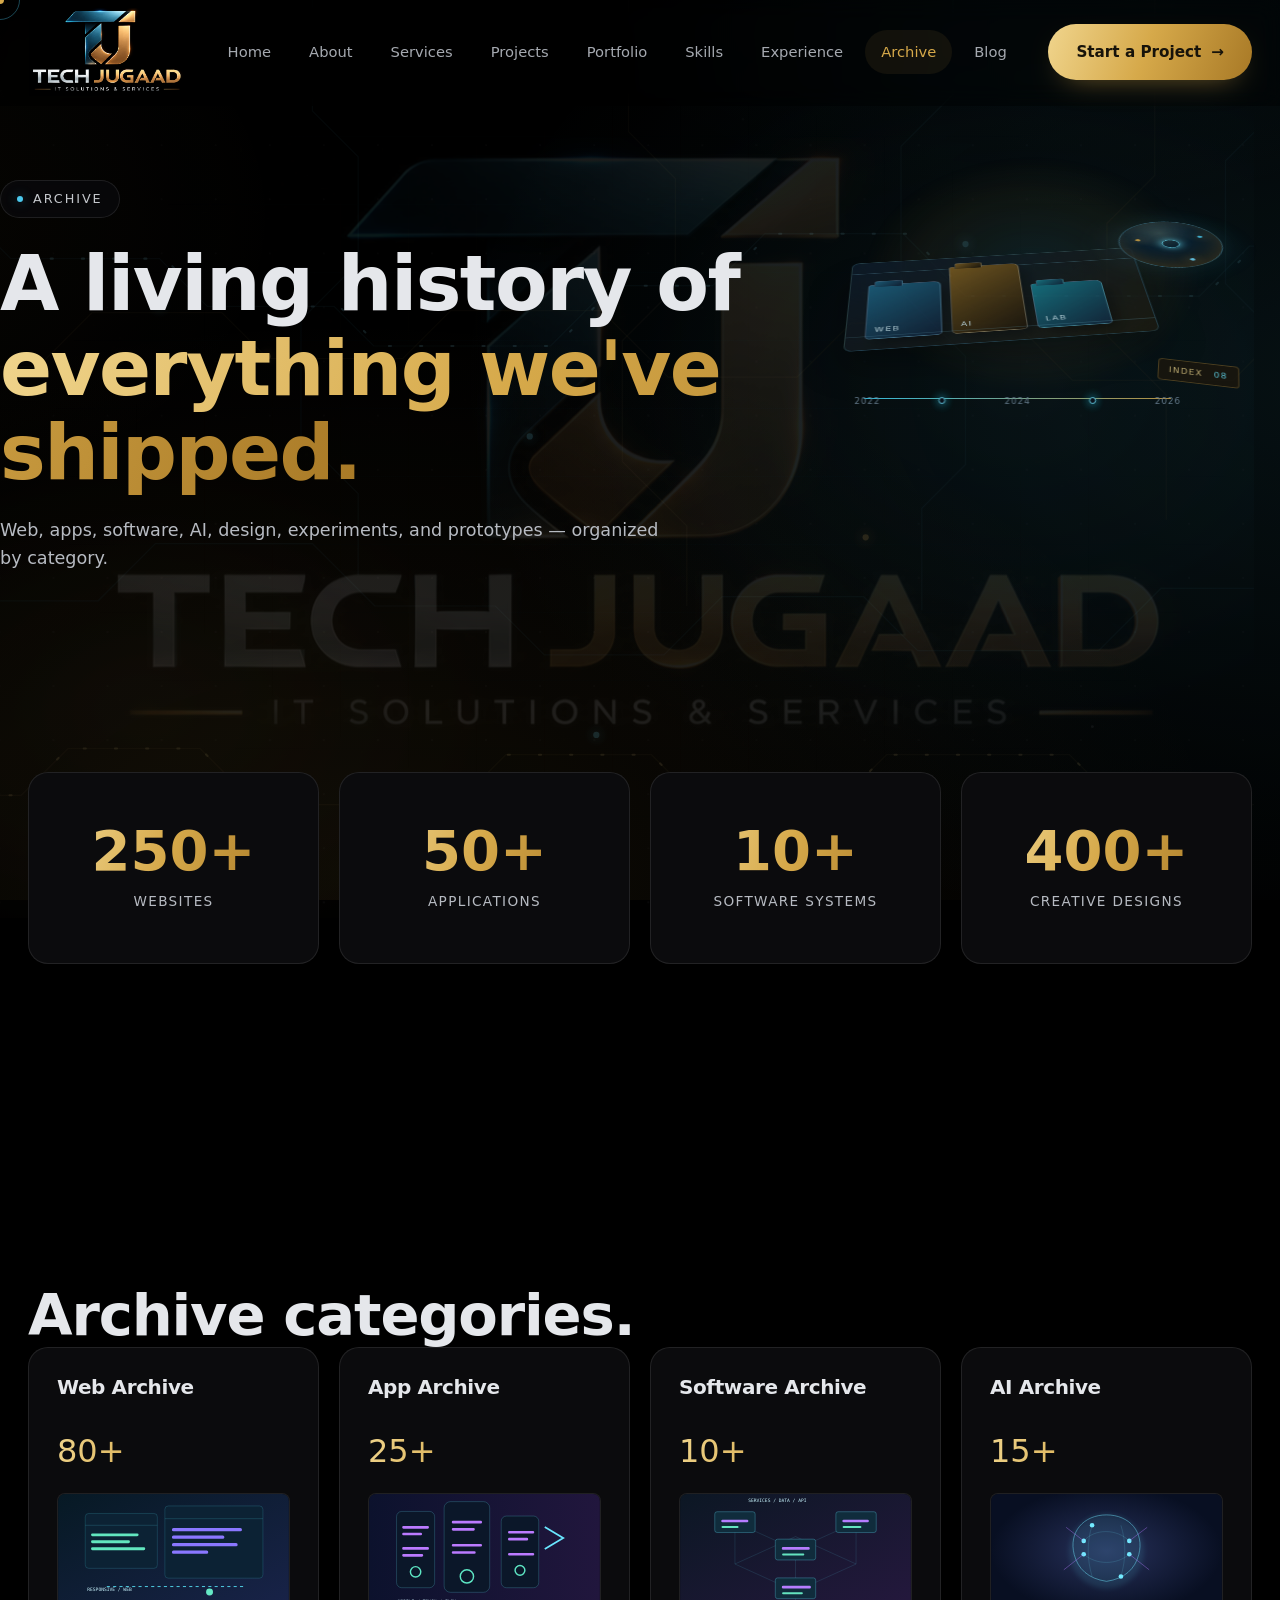
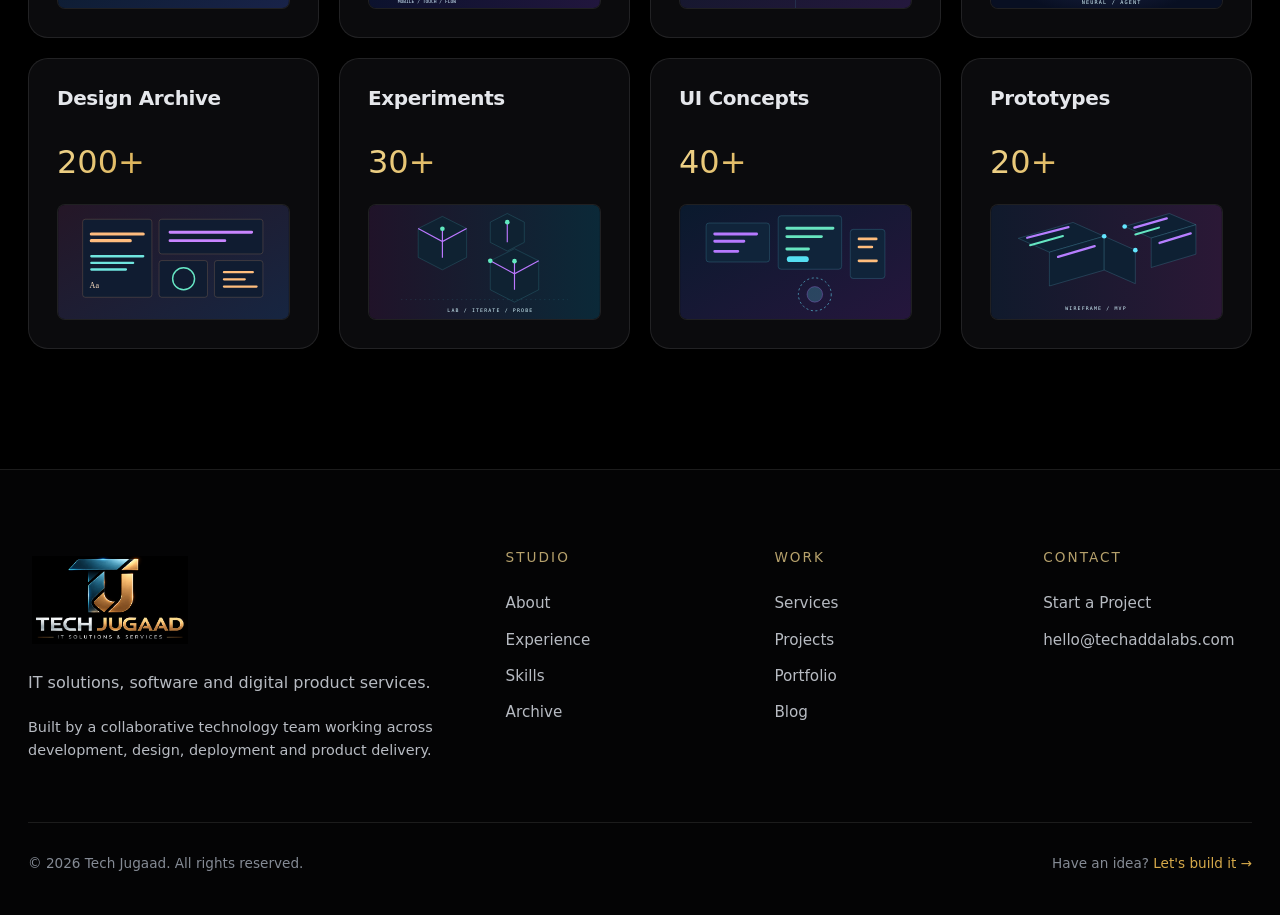
<file: archive/archive.html>
<!DOCTYPE html>
<html lang="en">
<head>
<meta charset="UTF-8"><meta name="viewport" content="width=device-width,initial-scale=1">
<title>Archive — Tech Jugaad</title>
<meta name="description" content="A digital history of work across web, apps, software, AI, and design.">
<link rel="stylesheet" href="../css/global.css"><link rel="stylesheet" href="archive.css">
</head>
<body>
<div class="loader" aria-hidden="true"><img src="../assets/brand/tech-jugaad-mark.png" alt="" class="loader-mark"></div>
<div class="cursor"></div><div class="cursor-ring"></div>

<nav class="nav scrolled"><div class="container nav-inner">
  <a href="../home/home.html" class="logo" aria-label="Tech Jugaad home"><img src="../assets/brand/tech-jugaad-logo.png" alt="Tech Jugaad — IT Solutions &amp; Services" class="logo-mark"></a>
  <div class="nav-links"><a href="../home/home.html">Home</a><a href="../about/about.html">About</a><a href="../services/services.html">Services</a><a href="../projects/projects.html">Projects</a><a href="../portfolio/portfolio.html">Portfolio</a><a href="../skills/skills.html">Skills</a><a href="../experience/experience.html">Experience</a><a href="archive.html" class="active">Archive</a><a href="../blog/blog.html">Blog</a></div>
  <div class="nav-cta"><a href="../contact/contact.html" class="btn btn-primary">Start a Project <span class="arrow">→</span></a><button class="menu-toggle" aria-label="Menu"><span></span></button></div>
</div></nav>
<div class="mobile-menu"><a href="../home/home.html">Home</a><a href="../about/about.html">About</a><a href="../services/services.html">Services</a><a href="../projects/projects.html">Projects</a><a href="../portfolio/portfolio.html">Portfolio</a><a href="../skills/skills.html">Skills</a><a href="../experience/experience.html">Experience</a><a href="archive.html">Archive</a><a href="../blog/blog.html">Blog</a><a href="../contact/contact.html">Contact</a></div>

<header class="page-hero container">
  <div class="eyebrow reveal"><span class="dot"></span>Archive</div>
  <h1 class="reveal">A living history of <span class="gradient-text">everything we've shipped.</span></h1>
  <p class="reveal">Web, apps, software, AI, design, experiments, and prototypes — organized by category.</p>
  <div class="archive-visual" aria-hidden="true">
    <div class="archive-halo"></div>
    <div class="archive-shelf"><div class="archive-folder folder-blue"><span>WEB</span></div><div class="archive-folder folder-gold"><span>AI</span></div><div class="archive-folder folder-cyan"><span>LAB</span></div></div>
    <div class="archive-disk"><div class="disk-core"></div><i></i><i></i><i></i></div>
    <div class="archive-timeline"><span>2022</span><i></i><span>2024</span><i></i><span>2026</span></div>
    <div class="archive-tag">INDEX <b>08</b></div>
  </div>
</header>

<section>
  <div class="container">
    <div class="archive-stats reveal-stagger">
      <div class="a-stat"><div class="a-num" data-count="250" data-suffix="+">0</div><div class="a-label">Websites</div></div>
      <div class="a-stat"><div class="a-num" data-count="50" data-suffix="+">0</div><div class="a-label">Applications</div></div>
      <div class="a-stat"><div class="a-num" data-count="10" data-suffix="+">0</div><div class="a-label">Software Systems</div></div>
      <div class="a-stat"><div class="a-num" data-count="400" data-suffix="+">0</div><div class="a-label">Creative Designs</div></div>
    </div>
  </div>
</section>

<section>
  <div class="container">
    <div class="section-head reveal"><h2>Archive categories.</h2></div>
    <div class="archive-grid reveal-stagger" id="archive-grid"></div>
  </div>
</section>

<footer>
  <div class="container">
    <div class="footer-grid">
      <div class="footer-col"><a href="../home/home.html" class="logo" style="margin-bottom:20px" aria-label="Tech Jugaad home"><img src="../assets/brand/tech-jugaad-logo.png" alt="Tech Jugaad — IT Solutions &amp; Services" class="logo-mark"></a><p>IT solutions, software and digital product services.</p><p style="margin-top:20px;font-size:.9rem;color:var(--text-dim)">Built by a collaborative technology team working across development, design, deployment and product delivery.</p></div>
      <div class="footer-col"><h4>Studio</h4><a href="../about/about.html">About</a><a href="../experience/experience.html">Experience</a><a href="../skills/skills.html">Skills</a><a href="archive.html">Archive</a></div>
      <div class="footer-col"><h4>Work</h4><a href="../services/services.html">Services</a><a href="../projects/projects.html">Projects</a><a href="../portfolio/portfolio.html">Portfolio</a><a href="../blog/blog.html">Blog</a></div>
      <div class="footer-col"><h4>Contact</h4><a href="../contact/contact.html">Start a Project</a><a href="mailto:hello@techaddalabs.com">hello@techaddalabs.com</a></div>
    </div>
    <div class="footer-bottom"><div>© 2026 Tech Jugaad. All rights reserved.</div><div>Have an idea? <a href="../contact/contact.html" style="color:var(--accent)">Let's build it →</a></div></div>
  </div>
</footer>

<script src="../js/global.js"></script><script src="archive.js"></script>
</body>
</html>
</file>
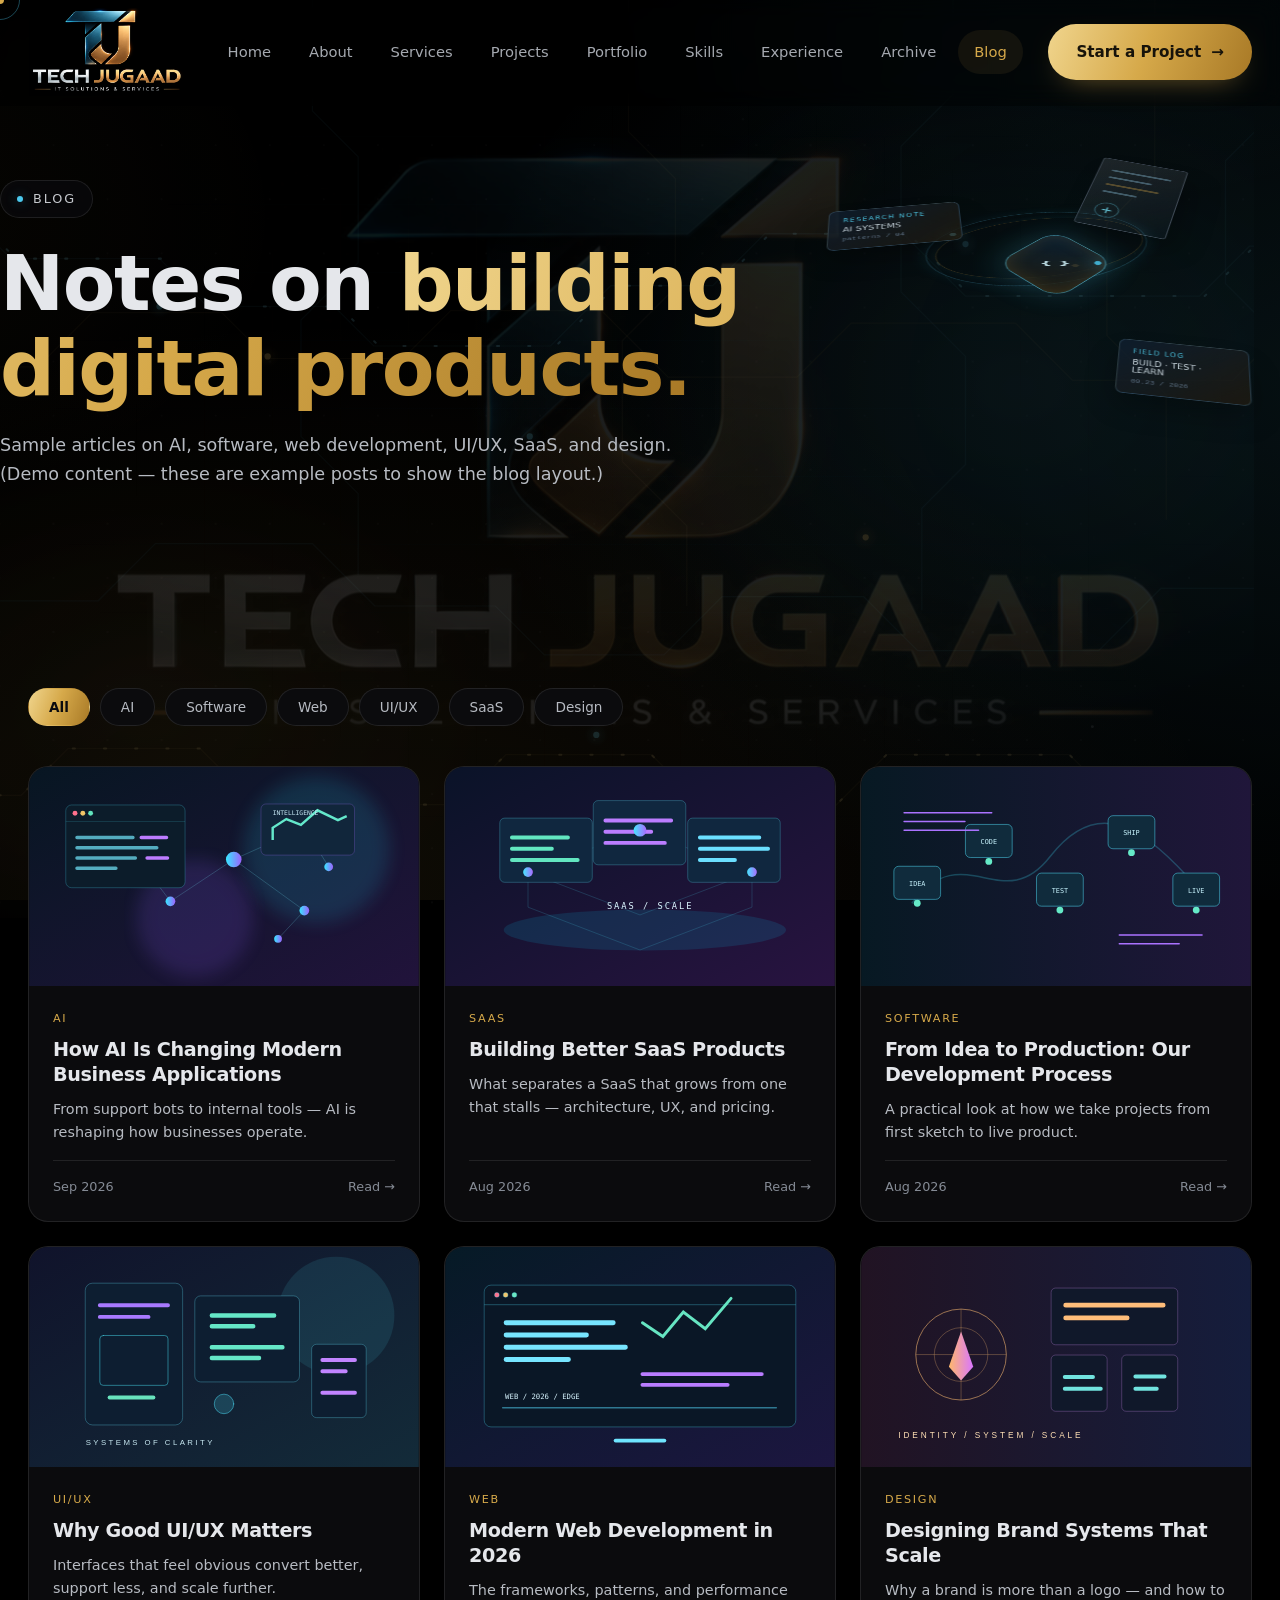
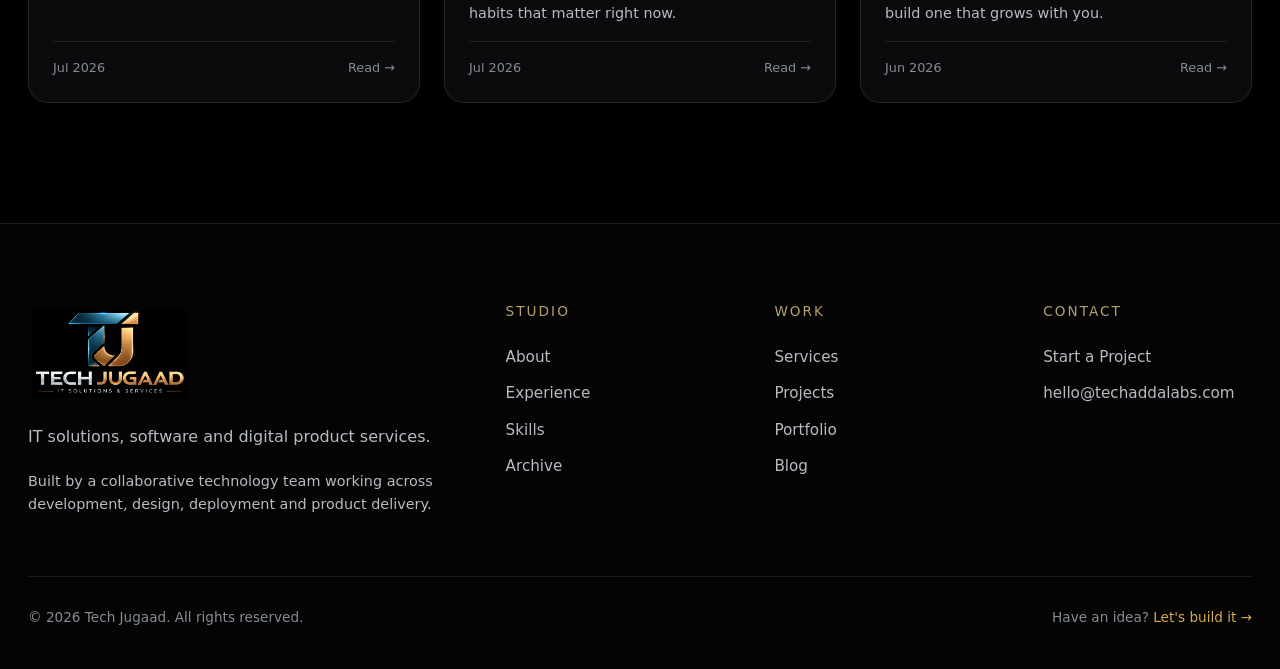
<file: blog/blog.html>
<!DOCTYPE html>
<html lang="en">
<head>
<meta charset="UTF-8"><meta name="viewport" content="width=device-width,initial-scale=1">
<title>Blog — Tech Jugaad</title>
<meta name="description" content="Thoughts on AI, software, web development, UI/UX, SaaS, and design.">
<link rel="stylesheet" href="../css/global.css"><link rel="stylesheet" href="blog.css">
</head>
<body>
<div class="loader" aria-hidden="true"><img src="../assets/brand/tech-jugaad-mark.png" alt="" class="loader-mark"></div>
<div class="cursor"></div><div class="cursor-ring"></div>

<nav class="nav scrolled"><div class="container nav-inner">
  <a href="../home/home.html" class="logo" aria-label="Tech Jugaad home"><img src="../assets/brand/tech-jugaad-logo.png" alt="Tech Jugaad — IT Solutions &amp; Services" class="logo-mark"></a>
  <div class="nav-links"><a href="../home/home.html">Home</a><a href="../about/about.html">About</a><a href="../services/services.html">Services</a><a href="../projects/projects.html">Projects</a><a href="../portfolio/portfolio.html">Portfolio</a><a href="../skills/skills.html">Skills</a><a href="../experience/experience.html">Experience</a><a href="../archive/archive.html">Archive</a><a href="blog.html" class="active">Blog</a></div>
  <div class="nav-cta"><a href="../contact/contact.html" class="btn btn-primary">Start a Project <span class="arrow">→</span></a><button class="menu-toggle" aria-label="Menu"><span></span></button></div>
</div></nav>
<div class="mobile-menu"><a href="../home/home.html">Home</a><a href="../about/about.html">About</a><a href="../services/services.html">Services</a><a href="../projects/projects.html">Projects</a><a href="../portfolio/portfolio.html">Portfolio</a><a href="../skills/skills.html">Skills</a><a href="../experience/experience.html">Experience</a><a href="../archive/archive.html">Archive</a><a href="blog.html">Blog</a><a href="../contact/contact.html">Contact</a></div>

<header class="page-hero container">
  <div class="eyebrow reveal"><span class="dot"></span>Blog</div>
  <h1 class="reveal">Notes on <span class="gradient-text">building digital products.</span></h1>
  <p class="reveal">Sample articles on AI, software, web development, UI/UX, SaaS, and design. (Demo content — these are example posts to show the blog layout.)</p>
  <div class="knowledge-visual" aria-hidden="true">
    <div class="knowledge-orbit orbit-one"></div><div class="knowledge-orbit orbit-two"></div>
    <div class="knowledge-core"><span>{ }</span><i></i></div>
    <div class="knowledge-card note-one"><small>RESEARCH NOTE</small><b>AI SYSTEMS</b><span>patterns / 04</span></div>
    <div class="knowledge-card note-two"><small>FIELD LOG</small><b>BUILD · TEST · LEARN</b><span>09.23 / 2026</span></div>
    <div class="knowledge-page"><span></span><span></span><span></span><span></span><b>+</b></div>
  </div>
</header>

<section>
  <div class="container">
    <div class="blog-filters reveal">
      <button class="filter active" data-f="all">All</button>
      <button class="filter" data-f="ai">AI</button>
      <button class="filter" data-f="software">Software</button>
      <button class="filter" data-f="web">Web</button>
      <button class="filter" data-f="uiux">UI/UX</button>
      <button class="filter" data-f="saas">SaaS</button>
      <button class="filter" data-f="design">Design</button>
    </div>
    <div class="blog-grid reveal-stagger" id="blog-grid"></div>
  </div>
</section>

<footer>
  <div class="container">
    <div class="footer-grid">
      <div class="footer-col"><a href="../home/home.html" class="logo" style="margin-bottom:20px" aria-label="Tech Jugaad home"><img src="../assets/brand/tech-jugaad-logo.png" alt="Tech Jugaad — IT Solutions &amp; Services" class="logo-mark"></a><p>IT solutions, software and digital product services.</p><p style="margin-top:20px;font-size:.9rem;color:var(--text-dim)">Built by a collaborative technology team working across development, design, deployment and product delivery.</p></div>
      <div class="footer-col"><h4>Studio</h4><a href="../about/about.html">About</a><a href="../experience/experience.html">Experience</a><a href="../skills/skills.html">Skills</a><a href="../archive/archive.html">Archive</a></div>
      <div class="footer-col"><h4>Work</h4><a href="../services/services.html">Services</a><a href="../projects/projects.html">Projects</a><a href="../portfolio/portfolio.html">Portfolio</a><a href="blog.html">Blog</a></div>
      <div class="footer-col"><h4>Contact</h4><a href="../contact/contact.html">Start a Project</a><a href="mailto:hello@techaddalabs.com">hello@techaddalabs.com</a></div>
    </div>
    <div class="footer-bottom"><div>© 2026 Tech Jugaad. All rights reserved.</div><div>Have an idea? <a href="../contact/contact.html" style="color:var(--accent)">Let's build it →</a></div></div>
  </div>
</footer>

<script src="../js/global.js"></script><script src="blog.js"></script>
</body>
</html>
</file>
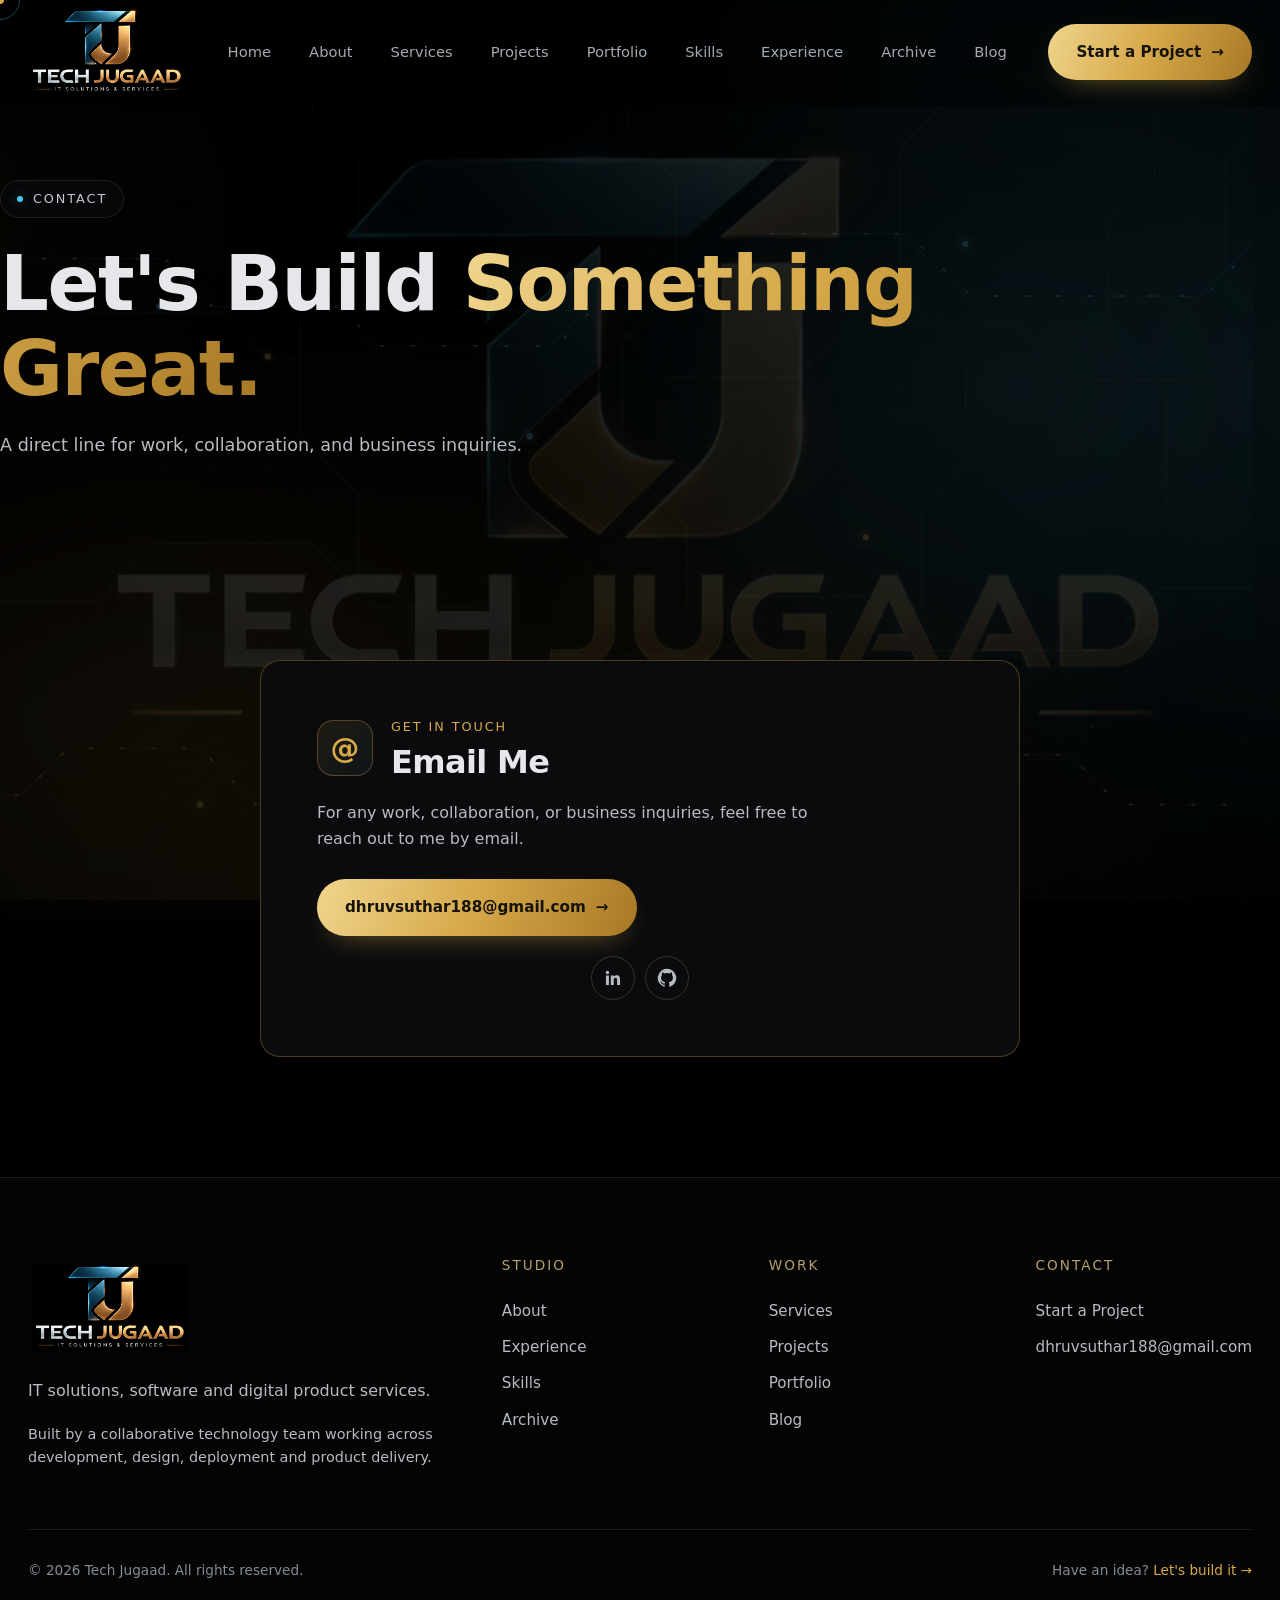
<file: contact/contact.html>
<!DOCTYPE html>
<html lang="en">
<head>
<meta charset="UTF-8">
<meta name="viewport" content="width=device-width,initial-scale=1">
<title>Contact — Tech Jugaad</title>
<meta name="description" content="Contact Meet Suthar for work, collaboration, or business inquiries.">
<link rel="stylesheet" href="../css/global.css">
<link rel="stylesheet" href="contact.css">
</head>
<body>

<div class="loader" aria-hidden="true"><img src="../assets/brand/tech-jugaad-mark.png" alt="" class="loader-mark"></div>
<div class="cursor"></div>
<div class="cursor-ring"></div>

<!-- Navigation -->
<nav class="nav scrolled">
  <div class="container nav-inner">
    <a href="../home/home.html" class="logo" aria-label="Tech Jugaad home">
      <img src="../assets/brand/tech-jugaad-logo.png" alt="Tech Jugaad — IT Solutions &amp; Services" class="logo-mark">
    </a>
    <div class="nav-links">
      <a href="../home/home.html">Home</a>
      <a href="../about/about.html">About</a>
      <a href="../services/services.html">Services</a>
      <a href="../projects/projects.html">Projects</a>
      <a href="../portfolio/portfolio.html">Portfolio</a>
      <a href="../skills/skills.html">Skills</a>
      <a href="../experience/experience.html">Experience</a>
      <a href="../archive/archive.html">Archive</a>
      <a href="../blog/blog.html">Blog</a>
    </div>
    <div class="nav-cta">
      <a href="contact.html" class="btn btn-primary active">Start a Project <span class="arrow">→</span></a>
      <button class="menu-toggle" aria-label="Menu"><span></span></button>
    </div>
  </div>
</nav>

<!-- Mobile Menu -->
<div class="mobile-menu">
  <a href="../home/home.html">Home</a>
  <a href="../about/about.html">About</a>
  <a href="../services/services.html">Services</a>
  <a href="../projects/projects.html">Projects</a>
  <a href="../portfolio/portfolio.html">Portfolio</a>
  <a href="../skills/skills.html">Skills</a>
  <a href="../experience/experience.html">Experience</a>
  <a href="../archive/archive.html">Archive</a>
  <a href="../blog/blog.html">Blog</a>
  <a href="contact.html">Contact</a>
</div>

<!-- Page Header -->
<header class="page-hero container">
  <div class="eyebrow reveal"><span class="dot"></span>Contact</div>
  <h1 class="reveal">Let's Build <span class="gradient-text">Something Great.</span></h1>
  <p class="reveal">A direct line for work, collaboration, and business inquiries.</p>
</header>

<!-- Contact Section -->
<section>
  <div class="container">
    <div class="contact-card reveal">
      <div class="contact-card-heading">
        <span class="contact-symbol" aria-hidden="true">@</span>
        <div>
          <p class="contact-label">Get in Touch</p>
          <h2>Email Me</h2>
        </div>
      </div>
      <p class="contact-copy">For any work, collaboration, or business inquiries, feel free to reach out to me by email.</p>
      <a class="contact-email btn btn-primary" href="mailto:dhruvsuthar188@gmail.com" aria-label="Email Meet Suthar at dhruvsuthar188@gmail.com">
        <span class="contact-email-address">dhruvsuthar188@gmail.com</span>
        <span class="arrow" aria-hidden="true">→</span>
      </a>
      <div class="social-links" aria-label="Piyush Prajapati and Meet Suthar's profiles">
        <a href="https://www.linkedin.com/in/piyush-prajapati-2837322a5/" target="_blank" rel="noopener noreferrer" aria-label="Piyush Prajapati LinkedIn Profile"><svg viewBox="0 0 24 24" aria-hidden="true"><path d="M20.45 20.45h-3.56v-5.57c0-1.33-.02-3.04-1.85-3.04-1.85 0-2.13 1.44-2.13 2.94v5.67H9.36V9h3.42v1.56h.05c.48-.9 1.64-1.85 3.37-1.85 3.6 0 4.27 2.37 4.27 5.45v6.29ZM5.34 7.43a2.06 2.06 0 1 1 0-4.12 2.06 2.06 0 0 1 0 4.12ZM7.12 20.45H3.56V9h3.56v11.45Z"/></svg></a>
        <a href="https://github.com/meetsuthar412-sudo" target="_blank" rel="noopener noreferrer" aria-label="Meet Suthar on GitHub"><svg viewBox="0 0 24 24" aria-hidden="true"><path d="M12 .9a11.1 11.1 0 0 0-3.51 21.63c.56.1.76-.24.76-.54v-2.08c-3.1.67-3.76-1.32-3.76-1.32-.5-1.29-1.24-1.64-1.24-1.64-1.01-.69.08-.68.08-.68 1.12.08 1.71 1.15 1.71 1.15 1 1.7 2.62 1.21 3.26.92.1-.72.39-1.21.71-1.49-2.48-.28-5.09-1.24-5.09-5.52 0-1.22.44-2.22 1.15-3-.12-.28-.5-1.42.11-2.96 0 0 .94-.3 3.05 1.14a10.6 10.6 0 0 1 5.56 0c2.12-1.44 3.05-1.14 3.05-1.14.61 1.54.23 2.68.11 2.96.72.78 1.15 1.78 1.15 3 0 4.29-2.61 5.24-5.1 5.51.4.35.76 1.03.76 2.08v3.07c0 .3.2.65.77.54A11.1 11.1 0 0 0 12 .9Z"/></svg></a>
      </div>
    </div>
  </div>
</section>

<!-- Footer -->
<footer>
  <div class="container">
    <div class="footer-grid">
      <div class="footer-col">
        <a href="../home/home.html" class="logo" style="margin-bottom:20px" aria-label="Tech Jugaad home">
          <img src="../assets/brand/tech-jugaad-logo.png" alt="Tech Jugaad — IT Solutions &amp; Services" class="logo-mark">
        </a>
        <p>IT solutions, software and digital product services.</p>
        <p style="margin-top:20px;font-size:.9rem;color:var(--text-dim)">Built by a collaborative technology team working across development, design, deployment and product delivery.</p>
      </div>
      <div class="footer-col">
        <h4>Studio</h4>
        <a href="../about/about.html">About</a>
        <a href="../experience/experience.html">Experience</a>
        <a href="../skills/skills.html">Skills</a>
        <a href="../archive/archive.html">Archive</a>
      </div>
      <div class="footer-col">
        <h4>Work</h4>
        <a href="../services/services.html">Services</a>
        <a href="../projects/projects.html">Projects</a>
        <a href="../portfolio/portfolio.html">Portfolio</a>
        <a href="../blog/blog.html">Blog</a>
      </div>
      <div class="footer-col">
        <h4>Contact</h4>
        <a href="contact.html">Start a Project</a>
        <a href="mailto:dhruvsuthar188@gmail.com">dhruvsuthar188@gmail.com</a>
      </div>
    </div>
    <div class="footer-bottom">
      <div>© 2026 Tech Jugaad. All rights reserved.</div>
      <div>Have an idea? <a href="contact.html" style="color:var(--accent)">Let's build it →</a></div>
    </div>
  </div>
</footer>

<script src="../js/global.js"></script>
</body>
</html>
</file>
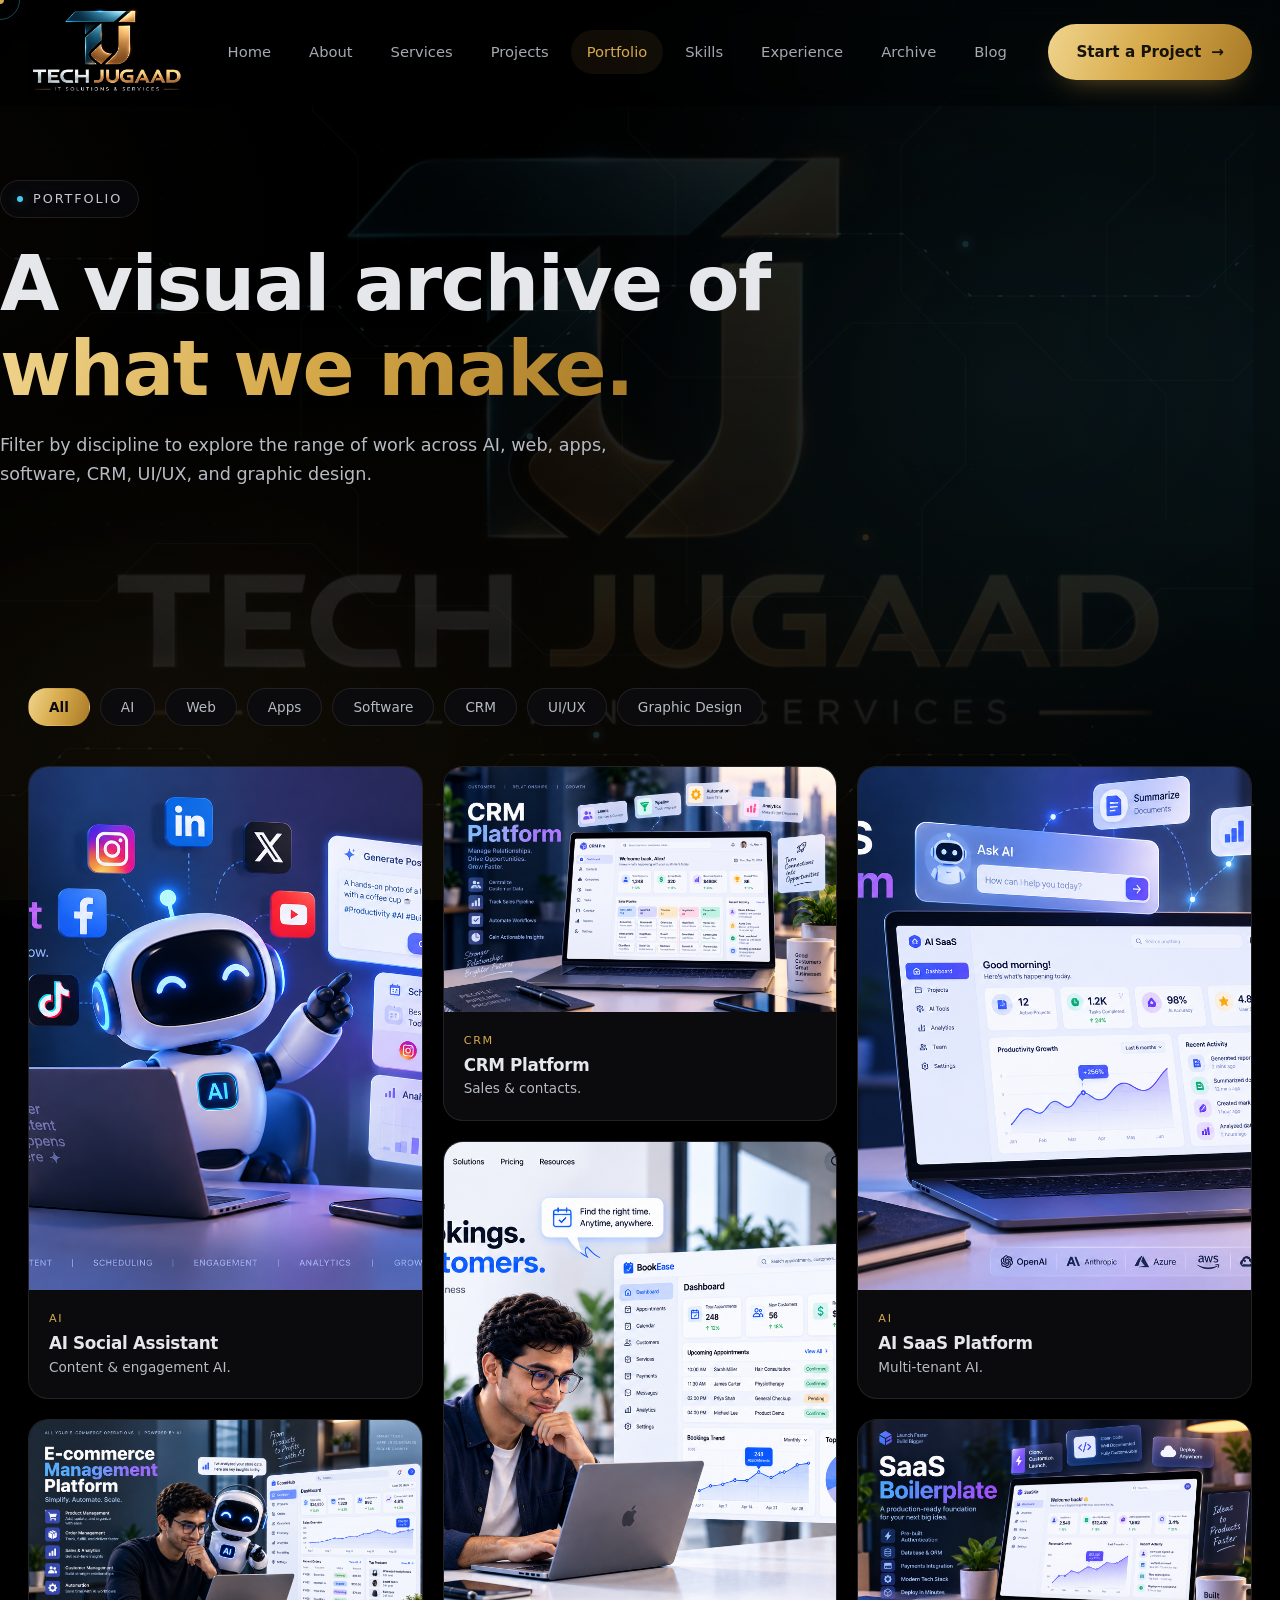
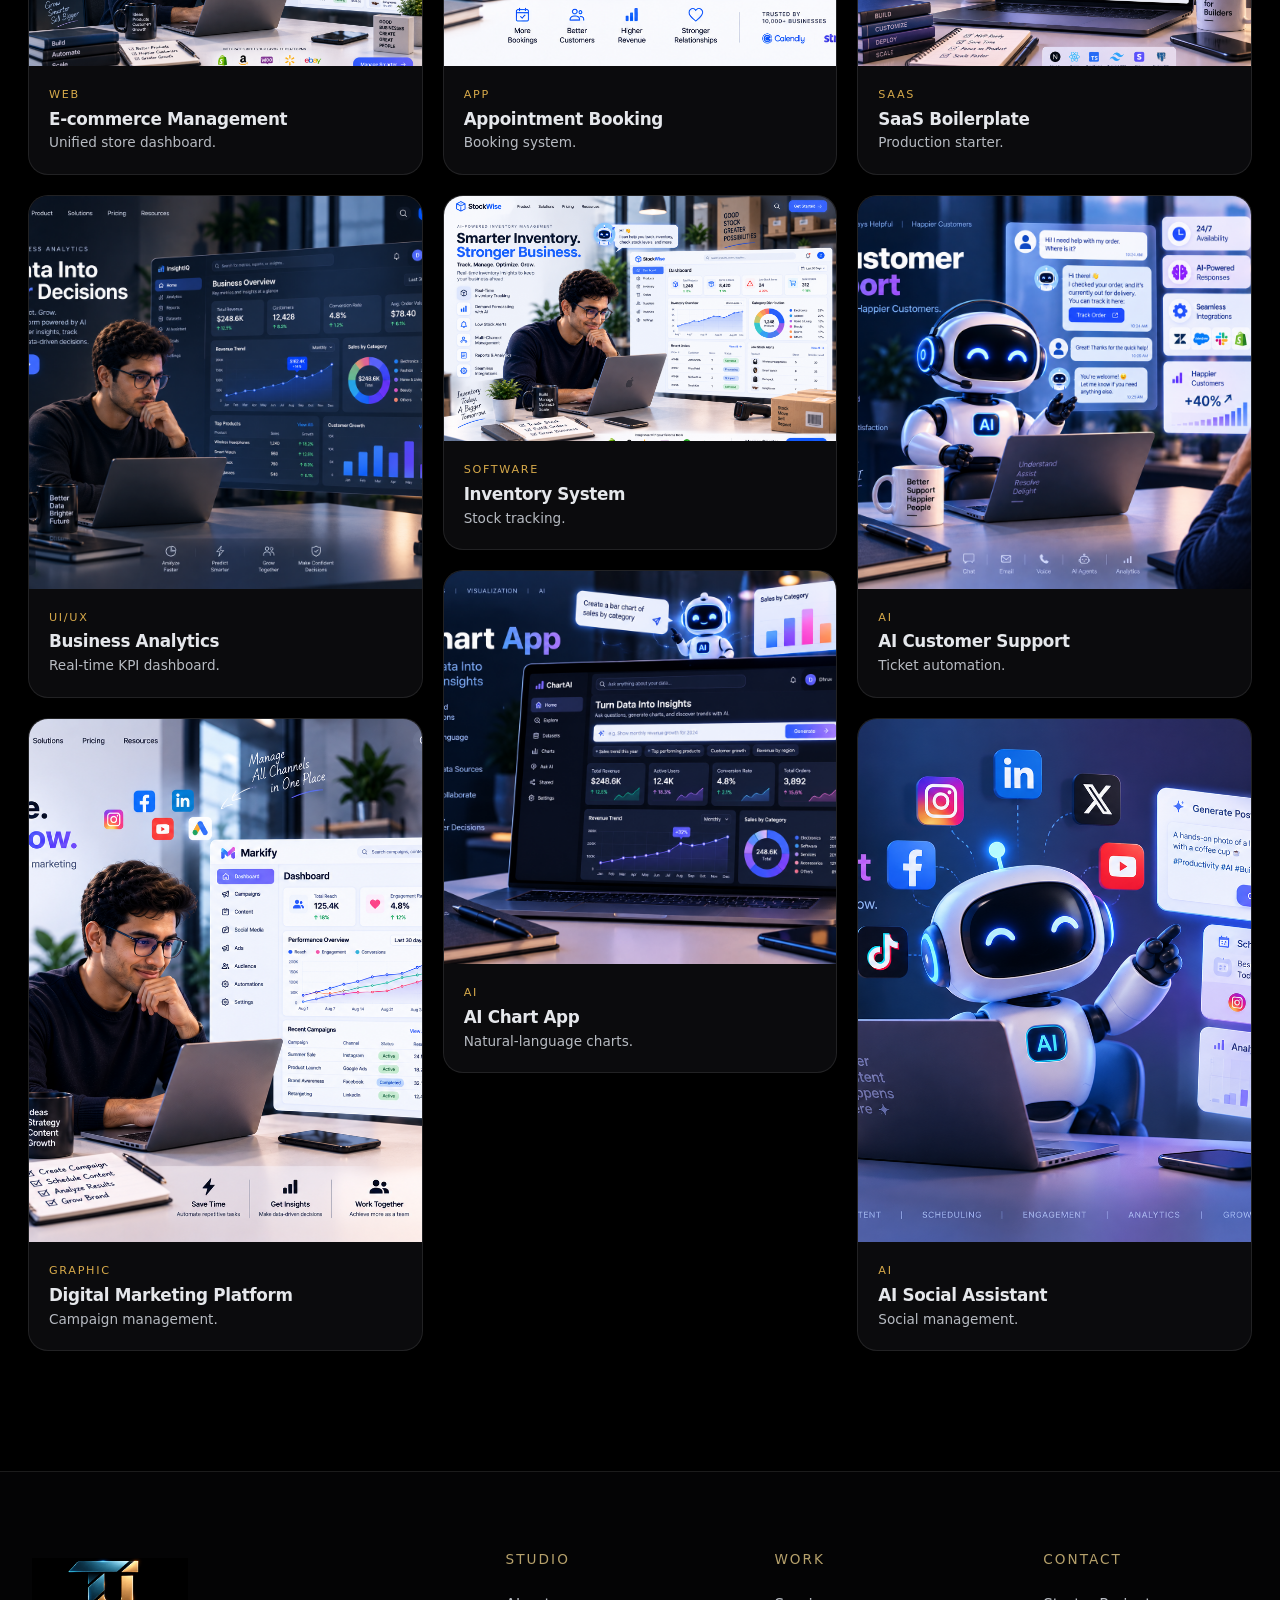
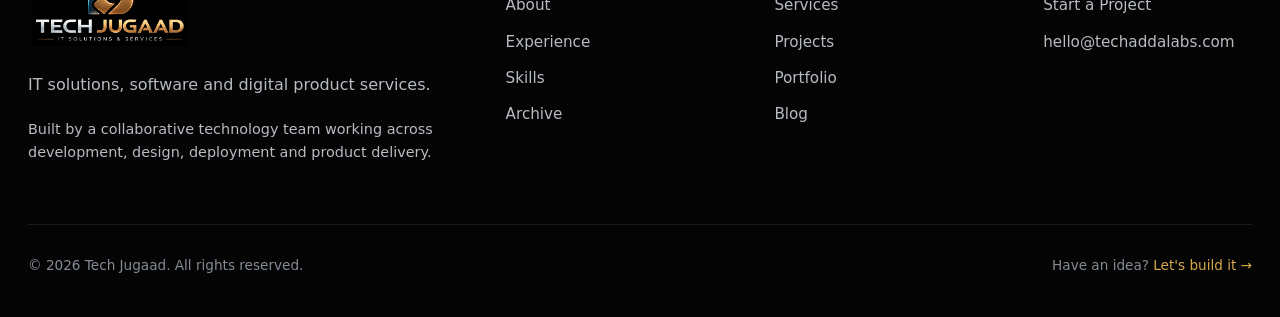
<file: portfolio/portfolio.html>
<!DOCTYPE html>
<html lang="en">
<head>
<meta charset="UTF-8"><meta name="viewport" content="width=device-width,initial-scale=1">
<title>Portfolio — Tech Jugaad</title>
<meta name="description" content="Visual portfolio across AI, web, apps, software, CRM, UI/UX, and graphic design.">
<link rel="stylesheet" href="../css/global.css"><link rel="stylesheet" href="portfolio.css">
</head>
<body>
<div class="loader" aria-hidden="true"><img src="../assets/brand/tech-jugaad-mark.png" alt="" class="loader-mark"></div>
<div class="cursor"></div><div class="cursor-ring"></div>

<nav class="nav scrolled"><div class="container nav-inner">
  <a href="../home/home.html" class="logo" aria-label="Tech Jugaad home"><img src="../assets/brand/tech-jugaad-logo.png" alt="Tech Jugaad — IT Solutions &amp; Services" class="logo-mark"></a>
  <div class="nav-links"><a href="../home/home.html">Home</a><a href="../about/about.html">About</a><a href="../services/services.html">Services</a><a href="../projects/projects.html">Projects</a><a href="portfolio.html" class="active">Portfolio</a><a href="../skills/skills.html">Skills</a><a href="../experience/experience.html">Experience</a><a href="../archive/archive.html">Archive</a><a href="../blog/blog.html">Blog</a></div>
  <div class="nav-cta"><a href="../contact/contact.html" class="btn btn-primary">Start a Project <span class="arrow">→</span></a><button class="menu-toggle" aria-label="Menu"><span></span></button></div>
</div></nav>
<div class="mobile-menu"><a href="../home/home.html">Home</a><a href="../about/about.html">About</a><a href="../services/services.html">Services</a><a href="../projects/projects.html">Projects</a><a href="portfolio.html">Portfolio</a><a href="../skills/skills.html">Skills</a><a href="../experience/experience.html">Experience</a><a href="../archive/archive.html">Archive</a><a href="../blog/blog.html">Blog</a><a href="../contact/contact.html">Contact</a></div>

<header class="page-hero container">
  <div class="eyebrow reveal"><span class="dot"></span>Portfolio</div>
  <h1 class="reveal">A visual archive of <span class="gradient-text">what we make.</span></h1>
  <p class="reveal">Filter by discipline to explore the range of work across AI, web, apps, software, CRM, UI/UX, and graphic design.</p>
</header>

<section>
  <div class="container">
    <div class="filters reveal" id="pf-filters">
      <button class="filter active" data-f="all">All</button>
      <button class="filter" data-f="ai">AI</button>
      <button class="filter" data-f="web">Web</button>
      <button class="filter" data-f="apps">Apps</button>
      <button class="filter" data-f="software">Software</button>
      <button class="filter" data-f="crm">CRM</button>
      <button class="filter" data-f="uiux">UI/UX</button>
      <button class="filter" data-f="design">Graphic Design</button>
    </div>
    <div class="masonry reveal-stagger" id="masonry"></div>
  </div>
</section>

<footer>
  <div class="container">
    <div class="footer-grid">
      <div class="footer-col"><a href="../home/home.html" class="logo" style="margin-bottom:20px" aria-label="Tech Jugaad home"><img src="../assets/brand/tech-jugaad-logo.png" alt="Tech Jugaad — IT Solutions &amp; Services" class="logo-mark"></a><p>IT solutions, software and digital product services.</p><p style="margin-top:20px;font-size:.9rem;color:var(--text-dim)">Built by a collaborative technology team working across development, design, deployment and product delivery.</p></div>
      <div class="footer-col"><h4>Studio</h4><a href="../about/about.html">About</a><a href="../experience/experience.html">Experience</a><a href="../skills/skills.html">Skills</a><a href="../archive/archive.html">Archive</a></div>
      <div class="footer-col"><h4>Work</h4><a href="../services/services.html">Services</a><a href="../projects/projects.html">Projects</a><a href="portfolio.html">Portfolio</a><a href="../blog/blog.html">Blog</a></div>
      <div class="footer-col"><h4>Contact</h4><a href="../contact/contact.html">Start a Project</a><a href="mailto:hello@techaddalabs.com">hello@techaddalabs.com</a></div>
    </div>
    <div class="footer-bottom"><div>© 2026 Tech Jugaad. All rights reserved.</div><div>Have an idea? <a href="../contact/contact.html" style="color:var(--accent)">Let's build it →</a></div></div>
  </div>
</footer>

<script src="../js/global.js"></script><script src="portfolio.js"></script>
</body>
</html>
</file>
<file: css/global.css>
/* ================= GLOBAL DESIGN SYSTEM ================= */
:root{
  --background:#000000;
  --bg:var(--background);
  --bg-2:#09090B;
  --surface:#0B0B0D;
  --surface-light:#121216;
  --surface-2:var(--surface-light);
  --border:rgba(229,231,235,.1);
  --border-2:rgba(214,169,74,.32);
  --silver:#E5E7EB;
  --text:var(--silver);
  --text-dim:#B7BBC2;
  --text-muted:#858B95;
  --gold:#D6A94A;
  --accent:var(--gold);
  --accent-2:#E9C875;
  --cyan:#4BC8ED;
  --accent-3:var(--cyan);
  --success:#8DC9A6;
  --warn:#E9C875;
  --grad:linear-gradient(110deg,#F0D58D 0%,#D6A94A 48%,#A87926 100%);
  --grad-soft:linear-gradient(135deg,rgba(214,169,74,.1),rgba(75,200,237,.055));
  --glow:0 18px 46px rgba(214,169,74,.11),0 0 28px rgba(75,200,237,.06);
  --radius:14px;
  --radius-lg:20px;
  --ease: cubic-bezier(.22,1,.36,1);
  --max: 1320px;
}

*{box-sizing:border-box;margin:0;padding:0}
html,body{background:var(--bg);color:var(--text);font-family:system-ui,'Segoe UI',sans-serif;-webkit-font-smoothing:antialiased;overflow-x:hidden;scroll-behavior:smooth}
body{line-height:1.6;min-height:100vh;position:relative}
body::before{
  content:"";position:fixed;inset:0;pointer-events:none;z-index:0;
  background:
    radial-gradient(1000px 600px at 85% -10%,rgba(79,70,229,.08),transparent 60%),
    radial-gradient(800px 500px at -10% 20%,rgba(37,99,235,.08),transparent 58%),
    radial-gradient(700px 380px at 55% 110%,rgba(96,165,250,.08),transparent 62%);
}
body::after{
  content:"";position:fixed;inset:0;pointer-events:none;z-index:0;opacity:.25;
  background-image:
    linear-gradient(rgba(15,23,42,.02) 1px,transparent 1px),
    linear-gradient(90deg,rgba(15,23,42,.02) 1px,transparent 1px);
  background-size:62px 62px;
  mask-image:radial-gradient(ellipse at center,black 30%,transparent 80%);
}

img{max-width:100%;display:block}
a{color:inherit;text-decoration:none}
button{font-family:inherit;cursor:pointer;border:none;background:none;color:inherit}
h1,h2,h3,h4{font-family:system-ui,'Segoe UI',sans-serif;font-weight:600;letter-spacing:-.02em;line-height:1.1}
h1{font-size:clamp(2.5rem,6vw,5.5rem)}
h2{font-size:clamp(2rem,4.5vw,3.75rem)}
h3{font-size:clamp(1.25rem,2vw,1.75rem)}
p{color:var(--text-dim)}

.container{max-width:var(--max);margin:0 auto;padding:0 28px;position:relative;z-index:2}
section{padding:120px 0;position:relative;z-index:2}
.eyebrow{display:inline-flex;align-items:center;gap:10px;padding:8px 16px;border:1px solid var(--border-2);border-radius:100px;font-size:.8rem;letter-spacing:.15em;text-transform:uppercase;color:var(--text-muted);background:rgba(255,255,255,.8);backdrop-filter:blur(12px)}
.eyebrow .dot{width:6px;height:6px;border-radius:50%;background:var(--accent);box-shadow:0 0 10px rgba(37,99,235,.35)}
.gradient-text{background:var(--grad);-webkit-background-clip:text;background-clip:text;color:transparent}

/* Buttons */
.btn{display:inline-flex;align-items:center;gap:10px;padding:16px 28px;border-radius:100px;font-weight:500;font-size:.95rem;transition:all .4s var(--ease);position:relative;overflow:hidden;white-space:nowrap}
.btn-primary{background:var(--grad);color:#ffffff;font-weight:600;box-shadow:0 18px 34px -18px rgba(37,99,235,.8)}
.btn-primary:hover{transform:translateY(-2px);box-shadow:0 22px 40px -18px rgba(79,70,229,.45)}
.btn-ghost{border:1px solid var(--border-2);background:rgba(255,255,255,.72);color:var(--text);backdrop-filter:blur(10px)}
.btn-ghost:hover{border-color:var(--accent);background:rgba(37,99,235,.06);color:var(--accent)}
.btn .arrow{transition:transform .4s var(--ease)}
.btn:hover .arrow{transform:translateX(4px)}

/* Navigation */
.nav{position:fixed;top:0;left:0;right:0;z-index:100;padding:20px 0;transition:all .4s var(--ease)}
.nav.scrolled{background:rgba(255,255,255,.8);backdrop-filter:blur(20px);border-bottom:1px solid var(--border);box-shadow:0 10px 25px rgba(17,24,39,.04)}
.nav-inner{display:flex;align-items:center;justify-content:space-between;gap:30px}
.logo{font-family:system-ui,sans-serif;font-size:1.25rem;font-weight:700;letter-spacing:-.02em;display:flex;align-items:center;gap:10px;color:var(--text)}
.logo-mark{width:38px;height:38px;flex:0 0 38px;padding:4px;border-radius:9px;background:#fff;object-fit:contain;border:1px solid var(--border)}
.nav-links{display:flex;gap:6px;align-items:center}
.nav-links a{padding:10px 16px;font-size:.92rem;color:var(--text-muted);border-radius:100px;transition:all .3s var(--ease);position:relative}
.nav-links a:hover,.nav-links a.active{color:var(--accent);background:rgba(37,99,235,.06)}
.nav-cta{display:flex;align-items:center;gap:14px}
.menu-toggle{display:none;width:44px;height:44px;border-radius:12px;border:1px solid var(--border-2);background:rgba(255,255,255,.8);place-items:center}
.menu-toggle span{display:block;width:18px;height:1.5px;background:var(--text);position:relative;transition:.3s}
.menu-toggle span::before,.menu-toggle span::after{content:"";position:absolute;left:0;width:18px;height:1.5px;background:var(--text);transition:.3s}
.menu-toggle span::before{top:-6px}
.menu-toggle span::after{top:6px}
.menu-toggle.open span{background:transparent}
.menu-toggle.open span::before{top:0;transform:rotate(45deg)}
.menu-toggle.open span::after{top:0;transform:rotate(-45deg)}

/* Mobile menu */
.mobile-menu{position:fixed;inset:0;background:rgba(255,255,255,.96);backdrop-filter:blur(30px);z-index:99;display:flex;flex-direction:column;justify-content:center;align-items:center;gap:8px;padding:80px 20px 28px;overflow-y:auto;opacity:0;pointer-events:none;transition:opacity .4s var(--ease)}
.mobile-menu.open{opacity:1;pointer-events:auto}
.mobile-menu a{max-width:100%;font-family:system-ui,sans-serif;font-size:clamp(1.25rem,5vw,2rem);font-weight:500;line-height:1.2;text-align:center;padding:10px 20px;color:var(--text-muted);transition:color .3s}
.mobile-menu a:hover{color:var(--text)}

/* Page header */
.page-hero{padding:180px 0 80px;position:relative;z-index:2}
.page-hero h1{margin:24px 0 20px;max-width:18ch}
.page-hero p{max-width:60ch;font-size:1.1rem}

/* Cards */
.card{background:var(--surface);border:1px solid var(--border);border-radius:var(--radius-lg);padding:32px;box-shadow:0 10px 25px rgba(15,23,42,.03);transition:all .5s var(--ease);position:relative;overflow:hidden}
.card::before{content:"";position:absolute;inset:0;background:var(--grad-soft);opacity:0;transition:opacity .5s var(--ease);pointer-events:none}
.card:hover{border-color:var(--border-2);transform:translateY(-4px);box-shadow:var(--glow)}
.card:hover::before{opacity:1}
.card > *{position:relative;z-index:1}

/* Footer */
footer{border-top:1px solid var(--border);padding:80px 0 40px;position:relative;z-index:2;background:#FFFFFF}
.footer-grid{display:grid;grid-template-columns:2fr 1fr 1fr 1fr;gap:60px;margin-bottom:60px}
.footer-col h4{font-size:.85rem;text-transform:uppercase;letter-spacing:.15em;color:var(--text-muted);margin-bottom:20px;font-weight:500;font-family:system-ui,sans-serif}
.footer-col a{display:block;padding:6px 0;color:var(--text-dim);font-size:.95rem;transition:color .3s}
.footer-col a:hover{color:var(--text)}
.footer-bottom{display:flex;justify-content:space-between;align-items:center;padding-top:30px;border-top:1px solid var(--border);font-size:.85rem;color:var(--text-muted);flex-wrap:wrap;gap:20px}

/* Social links */
.social-links{display:flex;align-items:center;justify-content:center;gap:10px;margin-top:20px}
.social-links a{display:grid;place-items:center;width:44px;height:44px;border:1px solid var(--border-2);border-radius:50%;color:var(--text-dim);transition:color .25s,border-color .25s,background .25s}
.social-links a:hover{color:var(--accent);border-color:var(--accent);background:rgba(37,99,235,.06)}
.social-links svg{width:20px;height:20px;fill:currentColor}
/* Custom cursor */
.cursor{position:fixed;width:8px;height:8px;border-radius:50%;background:var(--accent);pointer-events:none;z-index:9999;transition:transform .15s ease-out,width .3s,height .3s,background .3s;mix-blend-mode:difference;transform:translate(-50%,-50%)}
.cursor-ring{position:fixed;width:40px;height:40px;border:1px solid rgba(0,212,255,.4);border-radius:50%;pointer-events:none;z-index:9998;transition:transform .25s ease-out,width .3s,height .3s;transform:translate(-50%,-50%)}
.cursor.hover{width:40px;height:40px;background:transparent;border:1px solid var(--accent)}
@media (max-width:1024px){.cursor,.cursor-ring{display:none}}

/* Loader */
.loader{position:fixed;inset:0;background:var(--bg);z-index:10000;display:grid;place-items:center;transition:opacity .6s,visibility .6s}
.loader.done{opacity:0;visibility:hidden;pointer-events:none}
@keyframes pulse{0%,100%{opacity:.4}50%{opacity:1}}

/* Reveal animations */
.reveal{opacity:0;transform:translateY(40px);transition:opacity 1s var(--ease),transform 1s var(--ease)}
.reveal.in{opacity:1;transform:translateY(0)}
.reveal-stagger > *{opacity:0;transform:translateY(30px);transition:opacity .8s var(--ease),transform .8s var(--ease)}
.reveal-stagger.in > *{opacity:1;transform:translateY(0)}
.reveal-stagger.in > *:nth-child(1){transition-delay:.05s}
.reveal-stagger.in > *:nth-child(2){transition-delay:.12s}
.reveal-stagger.in > *:nth-child(3){transition-delay:.19s}
.reveal-stagger.in > *:nth-child(4){transition-delay:.26s}
.reveal-stagger.in > *:nth-child(5){transition-delay:.33s}
.reveal-stagger.in > *:nth-child(6){transition-delay:.40s}
.reveal-stagger.in > *:nth-child(7){transition-delay:.47s}
.reveal-stagger.in > *:nth-child(8){transition-delay:.54s}

/* Responsive */
@media (max-width:1024px){
  .nav-links{display:none}
  .menu-toggle{display:grid}
  .footer-grid{grid-template-columns:1fr 1fr;gap:40px}
  section{padding:80px 0}
}
@media (max-width:640px){
  .container{padding:0 20px}
  .footer-grid{grid-template-columns:1fr}
  .btn{padding:14px 22px;font-size:.9rem}
  .nav-cta > .btn{display:none}
  .footer-grid{gap:32px}
}

@media (prefers-reduced-motion: reduce){
  *{animation-duration:.01ms !important;transition-duration:.01ms !important}
}

html,body{background:var(--bg);color:var(--text)}
body::before{
  background:
    radial-gradient(900px 560px at 82% -15%,rgba(75,200,237,.075),transparent 62%),
    radial-gradient(700px 480px at -12% 24%,rgba(214,169,74,.055),transparent 62%),
    radial-gradient(800px 460px at 55% 110%,rgba(75,200,237,.045),transparent 64%);
}
body::after{
  opacity:.17;
  background-image:
    linear-gradient(rgba(229,231,235,.025) 1px,transparent 1px),
    linear-gradient(90deg,rgba(229,231,235,.025) 1px,transparent 1px);
}
.eyebrow{color:#c4c7cc;background:rgba(11,11,13,.72);border-color:var(--border);backdrop-filter:blur(14px)}
.eyebrow .dot{background:var(--accent-3);box-shadow:0 0 12px rgba(75,200,237,.42)}
.btn-primary{color:#17130a;box-shadow:0 12px 30px -16px rgba(214,169,74,.62)}
.btn-primary:hover{color:#100d07;box-shadow:0 16px 34px -14px rgba(214,169,74,.55),0 0 22px rgba(214,169,74,.14)}
.btn-ghost{border-color:rgba(229,231,235,.25);background:rgba(11,11,13,.58);color:var(--text);backdrop-filter:blur(10px)}
.btn-ghost:hover{border-color:var(--accent-3);background:rgba(75,200,237,.07);color:#a6e8fa}
.nav{padding:9px 0;background:rgba(0,0,0,.34);backdrop-filter:blur(12px)}
.nav.scrolled{background:rgba(5,5,6,.9);border-bottom:1px solid rgba(229,231,235,.1);box-shadow:0 12px 32px rgba(0,0,0,.42)}
.logo{min-width:0}
.logo-mark{width:164px;height:88px;flex:0 0 164px;padding:0;border:0;border-radius:0;background:transparent;object-fit:contain}
.nav-links a{color:#a5a9b0;font-weight:500}
.nav-links a:hover,.nav-links a.active{color:var(--accent);background:rgba(214,169,74,.08)}
.menu-toggle{border-color:var(--border);background:rgba(18,18,22,.9)}
.menu-toggle span,.menu-toggle span::before,.menu-toggle span::after{background:var(--text)}
.mobile-menu{background:rgba(5,5,6,.97);border-top:1px solid var(--border)}
.mobile-menu a{color:#b7bbc2}
.mobile-menu a:hover,.mobile-menu a.active{color:var(--accent)}
.card{background:linear-gradient(145deg,rgba(18,18,22,.96),rgba(9,9,11,.96));box-shadow:0 14px 40px rgba(0,0,0,.22)}
.card:hover{border-color:rgba(75,200,237,.32);box-shadow:var(--glow)}
.founder-avatar{
  color:var(--accent);
  background:linear-gradient(145deg,#171513,#0b0b0d);
  border:1px solid rgba(214,169,74,.22);
  box-shadow:0 16px 32px rgba(0,0,0,.35);
}
footer{background:#050506;border-top-color:var(--border)}
.footer-col h4{color:#b6a16c}
.footer-col a{color:var(--text-dim)}
.footer-col a:hover{color:var(--accent)}
.footer-bottom{border-top-color:var(--border);color:var(--text-muted)}
.social-links a{border-color:rgba(229,231,235,.18);color:var(--text-dim)}
.social-links a:hover{color:var(--accent-3);border-color:var(--accent-3);background:rgba(75,200,237,.07)}
.cursor{background:var(--accent)}
.cursor-ring{border-color:rgba(75,200,237,.35)}
.loader{
  background:#000;
  transition:opacity .42s ease,visibility .42s ease;
}
.loader-mark{
  width:clamp(120px,19vw,176px);
  aspect-ratio:1.32;
  object-fit:contain;
  filter:drop-shadow(0 0 18px rgba(75,200,237,.2)) drop-shadow(0 0 22px rgba(214,169,74,.18));
  animation:brand-arrive .72s cubic-bezier(.22,1,.36,1) both;
}
@keyframes brand-arrive{
  from{opacity:0;transform:scale(.94)}
  to{opacity:1;transform:scale(1)}
}
.reveal{transition-duration:.72s}
.reveal-stagger > *{transition-duration:.65s}

@media(max-width:1180px){
  .nav-links{display:none}
  .menu-toggle{display:grid}
}
@media(max-width:640px){
  .nav{padding:6px 0}
  .logo-mark{width:142px;height:76px;flex-basis:142px}
}
@media(prefers-reduced-motion:reduce){
  html,body{scroll-behavior:auto}
  .loader-mark{animation:none}
}

:root{
  color-scheme:dark;
  --nav-height:106px;
}
html,body{background:#000}
body{isolation:isolate}
body::before{
  z-index:-1;
  background:
    linear-gradient(rgba(0,0,0,.36),rgba(0,0,0,.36)),
    radial-gradient(ellipse at 76% 30%,rgba(75,200,237,.13),transparent 47%),
    radial-gradient(ellipse at 20% 72%,rgba(214,169,74,.1),transparent 45%),
    radial-gradient(900px 560px at 82% -15%,rgba(75,200,237,.075),transparent 62%),
    radial-gradient(700px 480px at -12% 24%,rgba(214,169,74,.055),transparent 62%);
  background-size:100% 100%,140% 140%,135% 135%,100% 100%,100% 100%;
  animation:ambient-glow 24s ease-in-out infinite alternate;
}
body::after{
  z-index:-1;
  opacity:.38;
  background-image:
    linear-gradient(rgba(75,200,237,.035) 1px,transparent 1px),
    linear-gradient(90deg,rgba(214,169,74,.025) 1px,transparent 1px);
  background-size:68px 68px;
  mask-image:radial-gradient(ellipse at center,black 20%,transparent 82%);
  animation:ambient-grid 38s linear infinite;
}
.ambient-art{
  position:fixed;
  inset:-2%;
  z-index:-2;
  width:104%;
  height:104%;
  object-fit:cover;
  object-position:center;
  opacity:.42;
  filter:brightness(.72) saturate(.78);
  animation:ambient-drift 48s ease-in-out infinite alternate;
  pointer-events:none;
  transition:opacity .6s ease;
}
.ambient-logo{
  position:fixed;
  inset:0;
  z-index:0;
  width:100%;
  height:100%;
  padding:clamp(20px,7vw,100px);
  object-fit:contain;
  object-position:center;
  opacity:.1;
  mix-blend-mode:screen;
  pointer-events:none;
}
@keyframes ambient-drift{
  from{transform:scale(1) translate3d(-.3%,0,0)}
  to{transform:scale(1.025) translate3d(.3%,.2%,0)}
}
@keyframes ambient-glow{
  from{background-position:0 0,0% 35%,100% 65%,0 0,0 0}
  to{background-position:0 0,100% 60%,0% 38%,0 0,0 0}
}
@keyframes ambient-grid{to{background-position:68px 68px,-68px 68px}}
.nav{min-height:var(--nav-height);padding:8px 0}
.nav-inner{gap:clamp(14px,2vw,30px)}
.nav.scrolled{background:rgba(5,5,6,.86)}
.eyebrow{background:rgba(11,11,13,.72)}
.btn-primary{color:#17130a}
.btn-ghost{background:rgba(11,11,13,.58)}
.menu-toggle{background:rgba(18,18,22,.9)}
footer{background:rgba(5,5,6,.9)}
.footer-col a.logo{display:flex}
.focus-visible,
:focus-visible{outline:2px solid var(--cyan);outline-offset:4px}
::selection{background:rgba(214,169,74,.32);color:#fff}

@media(max-width:1180px){
  :root{--nav-height:88px}
}
@media(max-width:767px){
  .ambient-art{display:none}
  .ambient-logo{padding:clamp(28px,10vw,64px);opacity:.08}
  body::before{animation-duration:32s}
  body::after{opacity:.24;animation-duration:52s}
}
@media(max-width:640px){
  section{padding:68px 0}
  .page-hero{padding-top:calc(var(--nav-height) + 52px);padding-bottom:48px}
  .page-hero h1{font-size:clamp(2.35rem,10vw,3.6rem);overflow-wrap:anywhere}
  .page-hero p{font-size:1rem}
  .container{padding-left:20px;padding-right:20px}
  .btn{min-height:48px;padding:13px 20px}
  .nav{min-height:82px}
  .logo-mark{width:132px;height:72px;flex-basis:132px}
  .footer-grid{gap:28px}
}
@media(max-width:360px){
  .container{padding-left:16px;padding-right:16px}
  .logo-mark{width:118px;height:64px;flex-basis:118px}
  .nav-inner{gap:10px}
  .menu-toggle{width:42px;height:42px}
  .btn{padding-left:16px;padding-right:16px}
}
@media(prefers-reduced-motion:reduce){
  body::before,body::after{animation:none}
  .ambient-art{display:none}
}
</file>
<file: archive/archive.css>
.archive-stats{display:grid;grid-template-columns:repeat(4,1fr);gap:20px;margin-bottom:80px}
.a-stat{padding:50px 30px;border:1px solid var(--border);border-radius:var(--radius-lg);background:var(--surface);text-align:center;transition:all .5s var(--ease)}
.a-stat:hover{border-color:var(--accent);transform:translateY(-4px);box-shadow:var(--glow)}
.a-num{font-family:system-ui,sans-serif;font-size:3.5rem;font-weight:600;background:var(--grad);-webkit-background-clip:text;background-clip:text;color:transparent;line-height:1}
.a-label{margin-top:12px;color:var(--text-dim);font-size:.85rem;letter-spacing:.1em;text-transform:uppercase}
@media(max-width:1024px){.archive-stats{grid-template-columns:repeat(2,1fr)}}
@media(max-width:640px){.archive-stats{gap:12px;margin-bottom:50px}.a-stat{padding:28px 14px}.a-num{font-size:clamp(2rem,10vw,3rem)}.a-label{font-size:.7rem;letter-spacing:.04em}}
.archive-grid{display:grid;grid-template-columns:repeat(4,1fr);gap:20px}
.a-cat{aspect-ratio:1/1;border-radius:var(--radius-lg);padding:28px;display:flex;flex-direction:column;justify-content:space-between;border:1px solid var(--border);background:var(--surface);transition:all .5s var(--ease);position:relative;overflow:hidden;cursor:pointer}
.a-cat::before{content:"";position:absolute;inset:0;background:var(--grad-soft);opacity:0;transition:opacity .5s}
.a-cat:hover{transform:translateY(-6px);border-color:var(--border-2)}
.a-cat:hover::before{opacity:1}
.a-cat > *{position:relative;z-index:1}
.a-cat h3{font-size:1.25rem}
.a-cat .count{font-family:system-ui,sans-serif;font-size:2rem;background:var(--grad);-webkit-background-clip:text;background-clip:text;color:transparent}
.archive-image{aspect-ratio:16/8;margin-top:16px;border-radius:8px;overflow:hidden;border:1px solid var(--border);background:var(--bg-2)}
.archive-image img{width:100%;height:100%;object-fit:cover;transition:transform .5s var(--ease)}
.a-cat:hover .archive-image img{transform:scale(1.05)}
@media(max-width:1024px){.archive-grid{grid-template-columns:repeat(2,1fr)}}

/* Archive visual */
.archive-visual{position:absolute;right:3%;top:125px;width:420px;height:300px;pointer-events:none;perspective:900px;transform:rotateY(-10deg);opacity:.84}.archive-halo{position:absolute;inset:10% 8%;border-radius:50%;background:radial-gradient(ellipse,rgba(75,200,237,.12),rgba(214,169,74,.07) 45%,transparent 70%);filter:blur(8px)}
.archive-shelf{position:absolute;left:6%;bottom:19%;width:72%;height:145px;border:1px solid rgba(113,201,232,.26);border-radius:8px;background:linear-gradient(145deg,rgba(15,31,47,.9),rgba(35,29,15,.7));box-shadow:0 26px 45px rgba(0,0,0,.35);transform:rotateX(55deg) rotateZ(-6deg);display:flex;align-items:flex-end;gap:9px;padding:15px 18px;animation:shelfFloat 7s ease-in-out infinite}.archive-shelf::before,.archive-shelf::after{content:"";position:absolute;left:0;right:0;height:1px;background:rgba(132,210,237,.25)}.archive-shelf::before{top:19px}.archive-shelf::after{bottom:19px}.archive-folder{position:relative;width:74px;height:88px;border-radius:4px 7px 5px 5px;border:1px solid rgba(200,230,255,.28);box-shadow:8px 10px 16px rgba(0,0,0,.3);display:flex;align-items:flex-end;padding:8px;background:linear-gradient(145deg,#1f6685,#14243a);transform:translateZ(18px);font:9px system-ui,sans-serif;letter-spacing:.15em;color:#d9f6ff}.archive-folder::before{content:"";position:absolute;top:-7px;left:5px;width:27px;height:9px;border-radius:3px 3px 0 0;background:inherit;border:1px solid rgba(200,230,255,.22);border-bottom:0}.folder-gold{height:112px;background:linear-gradient(145deg,#806024,#20190d);transform:translateZ(31px) rotateY(-6deg)}.folder-cyan{height:73px;background:linear-gradient(145deg,#197e8d,#152b40);transform:translateZ(12px) rotateY(4deg)}
.archive-disk{position:absolute;right:4%;top:22%;width:105px;height:105px;border-radius:50%;border:1px solid rgba(125,218,247,.42);background:radial-gradient(circle at 35% 30%,rgba(179,240,255,.27),rgba(11,37,57,.85) 36%,rgba(48,37,16,.8));box-shadow:0 0 45px rgba(75,200,237,.17),inset 0 0 25px rgba(214,169,74,.18);transform:rotateX(62deg) rotateZ(18deg);animation:diskSpin 15s linear infinite}.disk-core{position:absolute;left:42%;top:42%;width:17%;height:17%;border:1px solid #70e7ff;border-radius:50%;box-shadow:0 0 12px #70e7ff}.archive-disk i{position:absolute;width:5px;height:5px;border-radius:50%;background:#d6a94a;box-shadow:0 0 13px #d6a94a;left:16%;top:50%}.archive-disk i:nth-child(2){left:73%;top:23%;background:#4bc8ed}.archive-disk i:nth-child(3){left:74%;top:75%;background:#72dcff}
.archive-timeline{position:absolute;left:7%;bottom:4%;width:79%;height:25px;display:flex;align-items:center;justify-content:space-between;color:#7890a4;font:9px system-ui,sans-serif;letter-spacing:.1em}.archive-timeline::before{content:"";position:absolute;left:3%;right:3%;top:10px;height:1px;background:linear-gradient(90deg,#3fd9ff,#d6a94a)}.archive-timeline span,.archive-timeline i{position:relative;z-index:1}.archive-timeline i{width:7px;height:7px;border:1px solid #74e4ff;border-radius:50%;background:#0b121d;box-shadow:0 0 10px #28d9ff}.archive-tag{position:absolute;right:0;bottom:13%;padding:7px 10px;border:1px solid rgba(214,169,74,.35);border-radius:4px;background:rgba(31,25,13,.84);color:#e5cd87;font:9px system-ui,sans-serif;letter-spacing:.14em;transform:rotateX(40deg) rotateZ(8deg)}.archive-tag b{color:#6be8ff;font-weight:400;margin-left:7px}@keyframes shelfFloat{50%{transform:rotateX(55deg) rotateZ(-6deg) translateY(-8px)}}@keyframes diskSpin{to{transform:rotateX(62deg) rotateZ(378deg)}}
@media(max-width:1024px){.archive-visual{right:0;opacity:.55;transform:scale(.82) rotateY(-10deg)}}
@media(max-width:640px){.archive-visual{position:relative;right:auto;top:auto;width:100%;height:210px;margin:34px 0 -16px;transform:scale(.72);transform-origin:top center;opacity:.5}.page-hero{padding-bottom:40px}}
@media(prefers-reduced-motion:reduce){.archive-shelf,.archive-disk{animation:none}}
</file>
<file: blog/blog.css>
.blog-filters{display:flex;flex-wrap:wrap;gap:10px;margin-bottom:40px}
.filter{padding:10px 20px;border:1px solid var(--border);border-radius:100px;font-size:.85rem;color:var(--text-dim);background:var(--surface);transition:all .3s var(--ease)}
.filter:hover{color:var(--text);border-color:var(--border-2)}
.filter.active{background:var(--grad);color:#0a0a0f;border-color:transparent;font-weight:600}
.blog-grid{display:grid;grid-template-columns:repeat(3,1fr);gap:24px}
.blog-card{border-radius:var(--radius-lg);overflow:hidden;background:var(--surface);border:1px solid var(--border);transition:all .5s var(--ease);cursor:pointer;display:flex;flex-direction:column}
.blog-card.hide{display:none}
.blog-card:hover{transform:translateY(-4px);border-color:var(--border-2)}
.blog-thumb{aspect-ratio:16/9;position:relative;overflow:hidden}
.blog-thumb img{width:100%;height:100%;object-fit:cover;transition:transform .5s var(--ease)}
.blog-card:hover .blog-thumb img{transform:scale(1.04)}
.blog-body{padding:24px;flex:1;display:flex;flex-direction:column}
.blog-cat{font-size:.7rem;letter-spacing:.15em;text-transform:uppercase;color:var(--accent);margin-bottom:10px}
.blog-body h3{font-size:1.2rem;margin-bottom:10px;line-height:1.3}
.blog-body p{font-size:.9rem;color:var(--text-dim);flex:1;margin-bottom:16px}
.blog-meta{display:flex;justify-content:space-between;font-size:.8rem;color:var(--text-muted);padding-top:16px;border-top:1px solid var(--border)}
@media(max-width:1024px){.blog-grid{grid-template-columns:repeat(2,1fr)}}
@media(max-width:640px){.blog-grid{grid-template-columns:1fr}}

/* Knowledge visual */
.knowledge-visual{position:absolute;right:2%;top:124px;width:430px;height:300px;pointer-events:none;perspective:900px;transform:rotateY(-12deg);opacity:.86}
.knowledge-core{position:absolute;left:44%;top:32%;width:86px;height:86px;border:1px solid rgba(105,226,255,.65);border-radius:22px;display:grid;place-items:center;background:linear-gradient(145deg,rgba(9,35,59,.92),rgba(48,37,16,.75));box-shadow:0 0 45px rgba(75,200,237,.28),inset 0 0 22px rgba(214,169,74,.18);transform:rotateX(55deg) rotateZ(45deg);animation:knowledgePulse 5s ease-in-out infinite}.knowledge-core span{font:600 18px system-ui,monospace;color:#d5f7ff;transform:rotateZ(-45deg) rotateX(-55deg)}.knowledge-core i{position:absolute;width:7px;height:7px;border-radius:50%;background:#4bc8ed;box-shadow:0 0 18px #4bc8ed;right:8px;top:8px}
.knowledge-orbit{position:absolute;left:23%;top:14%;width:230px;height:160px;border:1px solid rgba(96,212,255,.27);border-radius:50%;transform:rotateX(62deg) rotateZ(-16deg);box-shadow:0 0 25px rgba(75,200,237,.08)}.knowledge-orbit::after{content:"";position:absolute;width:7px;height:7px;border-radius:50%;background:#77e7ff;box-shadow:0 0 18px #77e7ff;left:14%;top:16%}.orbit-two{left:31%;top:2%;width:170px;height:230px;border-color:rgba(214,169,74,.25);transform:rotateX(70deg) rotateZ(54deg)}.orbit-two::after{left:auto;right:7%;top:53%;background:#d6a94a;box-shadow:0 0 18px #d6a94a}
.knowledge-card{position:absolute;padding:12px 14px;width:135px;border:1px solid rgba(142,211,255,.25);border-radius:8px;background:linear-gradient(145deg,rgba(17,32,51,.9),rgba(37,29,15,.78));box-shadow:0 18px 34px rgba(0,0,0,.3);display:flex;flex-direction:column;gap:5px;transform:rotateX(50deg) rotateZ(-8deg);animation:noteFloat 6s ease-in-out infinite}.knowledge-card small{font:8px system-ui,sans-serif;color:#58dfff;letter-spacing:.16em}.knowledge-card b{font:10px system-ui,sans-serif;color:#e2eff7}.knowledge-card span{font:8px monospace;color:#6d8299}.note-one{left:0;top:23%}.note-two{right:0;bottom:5%;animation-delay:-2.8s;transform:rotateX(50deg) rotateZ(8deg)}.knowledge-page{position:absolute;right:17%;top:4%;width:92px;height:120px;padding:19px 13px;border:1px solid rgba(204,220,255,.28);border-radius:4px;background:linear-gradient(145deg,rgba(231,247,255,.13),rgba(89,113,153,.08));box-shadow:12px 18px 32px rgba(0,0,0,.3);transform:rotateX(50deg) rotateZ(18deg);animation:pageFloat 7s ease-in-out infinite}.knowledge-page span{display:block;height:3px;margin-bottom:10px;background:rgba(163,224,255,.38);border-radius:3px}.knowledge-page span:nth-child(2){width:72%}.knowledge-page span:nth-child(3){width:88%;background:rgba(214,169,74,.4)}.knowledge-page span:nth-child(4){width:56%}.knowledge-page b{display:grid;place-items:center;margin-top:17px;width:25px;height:25px;border:1px solid rgba(107,227,255,.45);border-radius:50%;color:#78e8ff;font:16px system-ui,sans-serif;font-weight:400}
@keyframes knowledgePulse{50%{transform:rotateX(55deg) rotateZ(45deg) translateZ(12px);box-shadow:0 0 65px rgba(75,200,237,.4),inset 0 0 28px rgba(214,169,74,.3)}}@keyframes noteFloat{50%{transform:rotateX(50deg) rotateZ(-8deg) translateY(-10px)}}@keyframes pageFloat{50%{transform:rotateX(50deg) rotateZ(18deg) translateY(-12px)}}
@media(max-width:1024px){.knowledge-visual{right:-5%;opacity:.55;transform:scale(.82) rotateY(-12deg)}}
@media(max-width:640px){.knowledge-visual{position:relative;right:auto;top:auto;width:100%;height:210px;margin:34px 0 -16px;transform:scale(.78);transform-origin:top center;opacity:.5}.page-hero{padding-bottom:40px}}
@media(prefers-reduced-motion:reduce){.knowledge-core,.knowledge-card,.knowledge-page{animation:none}}
</file>
<file: contact/contact.css>
.contact-card{max-width:760px;margin:0 auto;padding:56px;border:1px solid var(--border-2);border-radius:var(--radius-lg);background:var(--surface);backdrop-filter:blur(10px)}
.contact-card-heading{display:flex;align-items:center;gap:18px;margin-bottom:20px}
.contact-symbol{width:56px;height:56px;flex:0 0 56px;display:grid;place-items:center;border:1px solid var(--border-2);border-radius:16px;background:var(--grad-soft);color:var(--accent);font-family:system-ui,sans-serif;font-size:1.8rem;font-weight:600}
.contact-label{margin-bottom:8px;color:var(--accent);font-size:.8rem;letter-spacing:.15em;text-transform:uppercase}
.contact-card h2{font-size:2rem}
.contact-copy{max-width:52ch}
.contact-email{display:flex;width:fit-content;max-width:100%;margin-top:28px;justify-content:space-between;white-space:normal;overflow-wrap:anywhere}
.contact-email-address{text-align:left;overflow-wrap:anywhere}
.contact-email:focus-visible{outline:3px solid var(--accent);outline-offset:4px}
@media(max-width:640px){.contact-card{padding:32px 24px}.contact-card-heading{gap:14px}.contact-symbol{width:48px;height:48px;flex-basis:48px}.contact-card h2{font-size:1.75rem}.contact-email{width:100%;gap:12px;padding:14px 18px}}
</file>
<file: portfolio/portfolio.css>
.filters{display:flex;flex-wrap:wrap;gap:10px;margin-bottom:40px}
.filter{padding:10px 20px;border:1px solid var(--border);border-radius:100px;font-size:.85rem;color:var(--text-dim);background:var(--surface);transition:all .3s var(--ease)}
.filter:hover{color:var(--text);border-color:var(--border-2)}
.filter.active{background:var(--grad);color:#0a0a0f;border-color:transparent;font-weight:600}
.masonry{columns:3;column-gap:20px}
.m-item{break-inside:avoid;margin-bottom:20px;border-radius:var(--radius-lg);overflow:hidden;background:var(--surface);border:1px solid var(--border);transition:all .5s var(--ease);cursor:pointer}
.m-item.hide{display:none}
.m-item:hover{transform:translateY(-4px);border-color:var(--border-2)}
.m-thumb{display:grid;place-items:center;position:relative;overflow:hidden}
.m-thumb.tall{aspect-ratio:3/4}
.m-thumb.wide{aspect-ratio:16/10}
.m-thumb.square{aspect-ratio:1/1}
.m-thumb svg{position:absolute;inset:0;width:100%;height:100%;opacity:.35}
.m-body{padding:20px}
.m-cat{font-size:.7rem;letter-spacing:.15em;text-transform:uppercase;color:var(--accent);margin-bottom:6px}
.m-body h3{font-size:1.05rem;margin-bottom:4px}
.m-body p{font-size:.85rem}
@media(max-width:1024px){.masonry{columns:2}}
@media(max-width:540px){.masonry{columns:1}}
/* Portfolio Images */
.m-thumb img{
  width:100%;
  height:100%;
  object-fit:cover;
  transition:transform .5s var(--ease);
}

.m-item:hover .m-thumb img{
  transform:scale(1.05);
}
</file>
